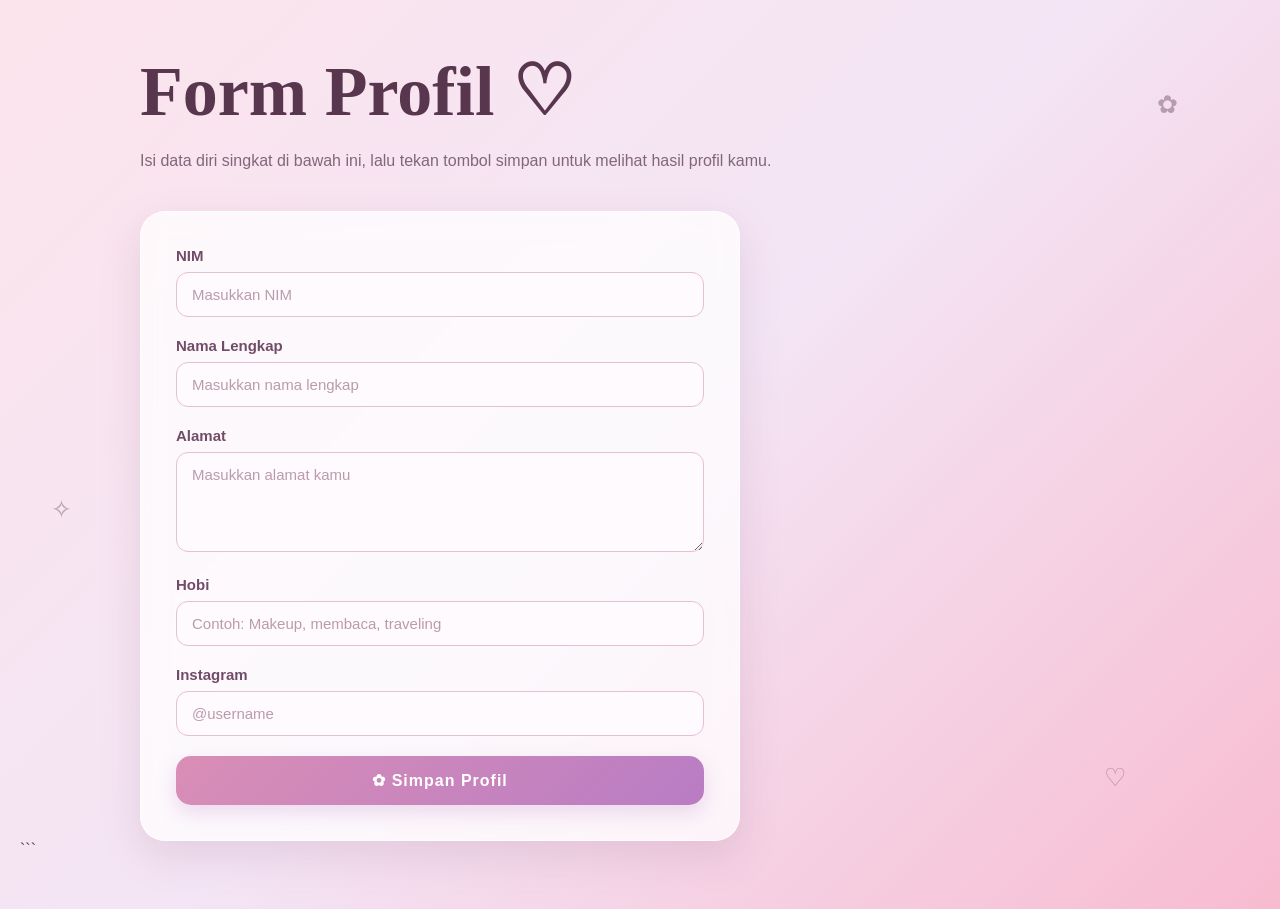
<file: profil.html>
<!DOCTYPE html>
<html lang="id">
<head>
    <meta charset="UTF-8">
    <meta name="viewport" content="width=device-width, initial-scale=1.0">
    <title>Form Profil</title>

    <style>
        * {
            margin: 0;
            padding: 0;
            box-sizing: border-box;
        }

        body {
            font-family: 'Segoe UI', sans-serif;
            min-height: 100vh;
            padding: 50px 20px;
            background: linear-gradient(
                135deg,
                #fce4ec,
                #f3e5f5,
                #f8bbd0
            );
            color: #573d50;
        }

        .container {
            max-width: 1000px;
            margin: auto;
        }

        .judul {
            font-family: Georgia, serif;
            font-size: clamp(42px, 7vw, 70px);
            color: #57364e;
            margin-bottom: 15px;
            animation: muncul 1s ease;
        }

        .deskripsi {
            color: #806779;
            font-size: 16px;
            line-height: 1.8;
            margin-bottom: 35px;
        }

        .profil-card {
            max-width: 600px;
            background: rgba(255, 255, 255, 0.75);
            padding: 35px;
            border-radius: 25px;
            border: 1px solid rgba(255, 255, 255, 0.8);
            box-shadow: 0 15px 40px rgba(137, 75, 112, 0.15);
            backdrop-filter: blur(12px);
            animation: naik 0.8s ease;
        }

        .form-group {
            margin-bottom: 20px;
        }

        label {
            display: block;
            margin-bottom: 8px;
            font-size: 15px;
            font-weight: 600;
            color: #714c68;
        }

        input,
        textarea {
            width: 100%;
            padding: 13px 15px;
            border: 1px solid #e5bfd4;
            border-radius: 12px;
            background: #fffafd;
            color: #573d50;
            font-size: 15px;
            outline: none;
            transition: 0.3s;
            font-family: inherit;
        }

        textarea {
            min-height: 100px;
            resize: vertical;
        }

        input:focus,
        textarea:focus {
            border-color: #d77eaa;
            box-shadow: 0 0 0 4px rgba(215, 126, 170, 0.15);
            transform: translateY(-2px);
        }

        input::placeholder,
        textarea::placeholder {
            color: #b99cac;
        }

        .btn-simpan {
            width: 100%;
            padding: 15px;
            border: none;
            border-radius: 15px;
            background: linear-gradient(135deg, #d98eb5, #b97cc4);
            color: white;
            font-size: 16px;
            font-weight: bold;
            letter-spacing: 1px;
            cursor: pointer;
            transition: 0.3s;
            box-shadow: 0 8px 20px rgba(185, 124, 196, 0.25);
        }

        .btn-simpan:hover {
            transform: translateY(-4px);
            box-shadow: 0 12px 25px rgba(185, 124, 196, 0.4);
        }

        .btn-simpan:active {
            transform: scale(0.98);
        }

        .hasil {
            display: none;
            margin-top: 25px;
            padding: 25px;
            background: #fff4fa;
            border: 1px solid #f0c9df;
            border-radius: 18px;
            animation: muncul 0.5s ease;
        }

        .hasil h2 {
            margin-bottom: 18px;
            color: #a65383;
            font-family: Georgia, serif;
        }

        .hasil p {
            margin-bottom: 12px;
            line-height: 1.6;
            overflow-wrap: anywhere;
        }

        .hasil strong {
            color: #8d5277;
        }

        .dekorasi {
            position: fixed;
            font-size: 25px;
            opacity: 0.4;
            pointer-events: none;
            animation: melayang 5s ease-in-out infinite;
        }

        .bunga-1 {
            top: 10%;
            right: 8%;
        }

        .bunga-2 {
            bottom: 12%;
            right: 12%;
            animation-delay: 1s;
        }

        .bunga-3 {
            top: 55%;
            left: 4%;
            animation-delay: 2s;
        }

        @keyframes muncul {
            from {
                opacity: 0;
                transform: translateY(15px);
            }
            to {
                opacity: 1;
                transform: translateY(0);
            }
        }

        @keyframes naik {
            from {
                opacity: 0;
                transform: translateY(30px);
            }
            to {
                opacity: 1;
                transform: translateY(0);
            }
        }

        @keyframes melayang {
            0%, 100% {
                transform: translateY(0) rotate(0deg);
            }
            50% {
                transform: translateY(-18px) rotate(12deg);
            }
        }

        @media (max-width: 600px) {
            body {
                padding: 30px 15px;
            }

            .profil-card {
                padding: 22px;
            }

            .deskripsi {
                font-size: 14px;
            }
        }
    </style>
</head>

<body>

    <div class="dekorasi bunga-1">✿</div>
    <div class="dekorasi bunga-2">♡</div>
    <div class="dekorasi bunga-3">✧</div>

    <main class="container">

        <h1 class="judul">Form Profil ♡</h1>

        <p class="deskripsi">
            Isi data diri singkat di bawah ini, lalu tekan tombol
            simpan untuk melihat hasil profil kamu.
        </p>

        <section class="profil-card">

            <form id="formProfil">

                <div class="form-group">
                    <label for="nim">NIM</label>
                    <input
                        type="text"
                        id="nim"
                        placeholder="Masukkan NIM"
                        required
                    >
                </div>

                <div class="form-group">
                    <label for="nama">Nama Lengkap</label>
                    <input
                        type="text"
                        id="nama"
                        placeholder="Masukkan nama lengkap"
                        required
                    >
                </div>

                <div class="form-group">
                    <label for="alamat">Alamat</label>
                    <textarea
                        id="alamat"
                        placeholder="Masukkan alamat kamu"
                        required
                    ></textarea>
                </div>

                <div class="form-group">
                    <label for="hobi">Hobi</label>
                    <input
                        type="text"
                        id="hobi"
                        placeholder="Contoh: Makeup, membaca, traveling"
                        required
                    >
                </div>

                <div class="form-group">
                    <label for="instagram">Instagram</label>
                    <input
                        type="text"
                        id="instagram"
                        placeholder="@username"
                    >
                </div>

                <button type="submit" class="btn-simpan">
                    ✿ Simpan Profil
                </button>

            </form>

            <div class="hasil" id="hasilProfil">
                <h2>♡ Profil Kamu</h2>

                <p><strong>NIM:</strong> <span id="hasilNim"></span></p>
                <p><strong>Nama:</strong> <span id="hasilNama"></span></p>
                <p><strong>Alamat:</strong> <span id="hasilAlamat"></span></p>
                <p><strong>Hobi:</strong> <span id="hasilHobi"></span></p>
                <p><strong>Instagram:</strong> <span id="hasilInstagram"></span></p>
            </div>

        </section>
    </main>

    <script>
        const form = document.getElementById("formProfil");

        form.addEventListener("submit", function(event) {
            event.preventDefault();

            document.getElementById("hasilNim").textContent =
                document.getElementById("nim").value;

            document.getElementById("hasilNama").textContent =
                document.getElementById("nama").value;

            document.getElementById("hasilAlamat").textContent =
                document.getElementById("alamat").value;

            document.getElementById("hasilHobi").textContent =
                document.getElementById("hobi").value;

            document.getElementById("hasilInstagram").textContent =
                document.getElementById("instagram").value || "Belum diisi";

            document.getElementById("hasilProfil").style.display = "block";

            document.getElementById("hasilProfil").scrollIntoView({
                behavior: "smooth",
                block: "nearest"
            });
        });
    </script>

</body>
</html>
```
	</body>
	</html>
</file>
